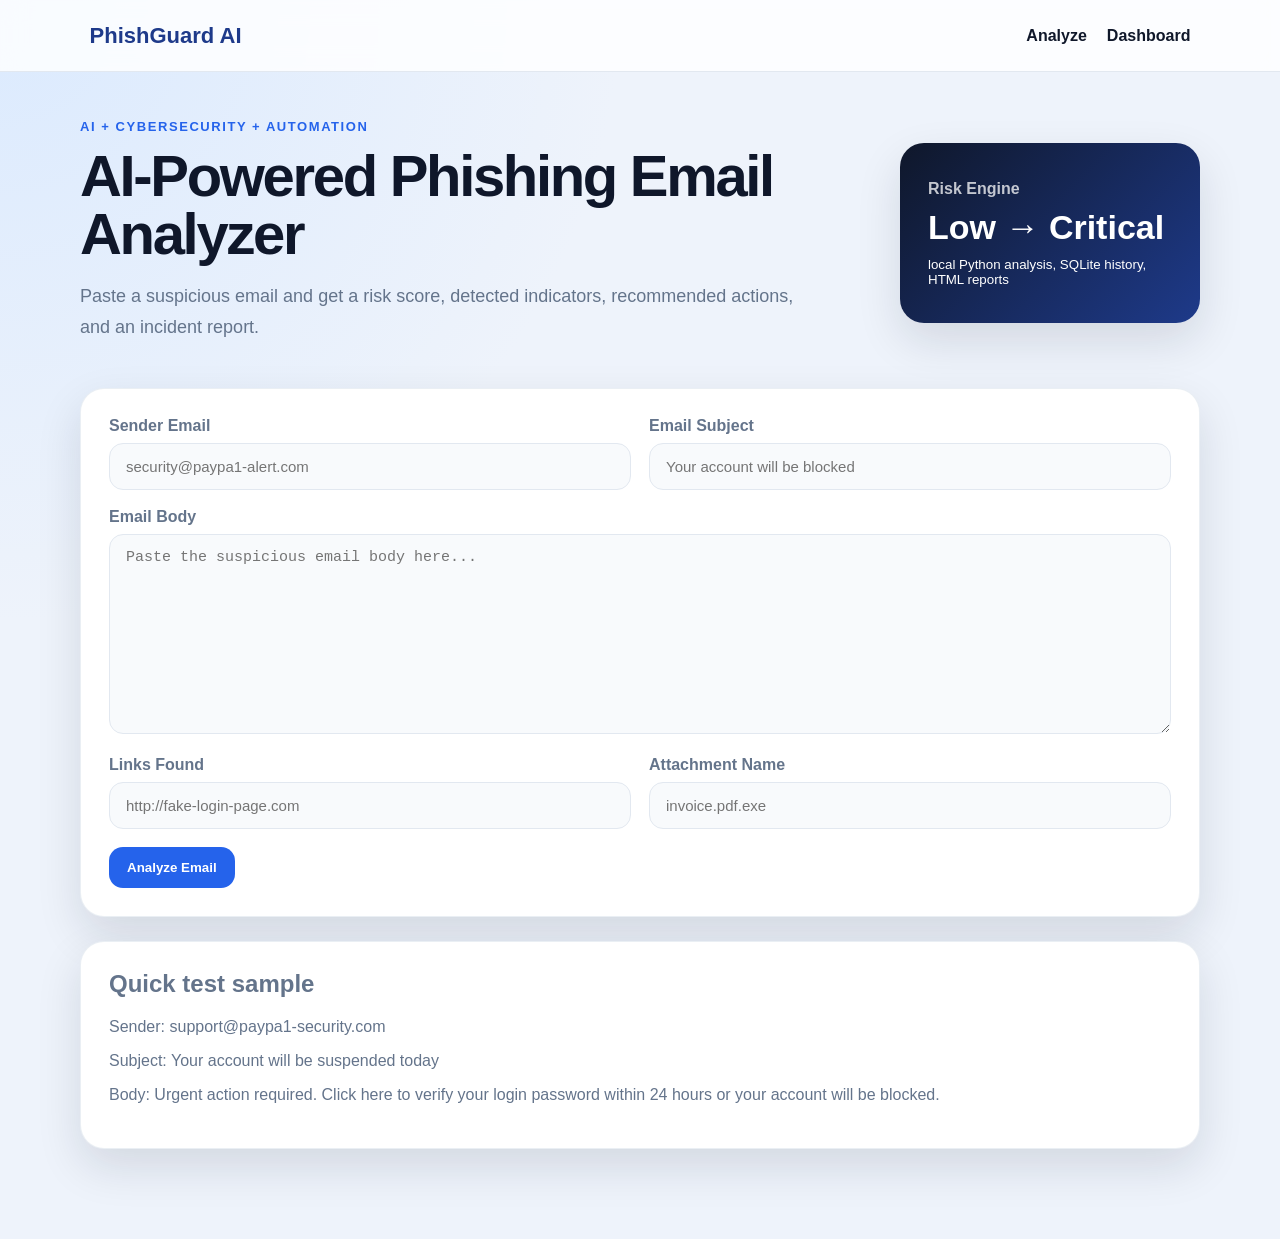
<file: templates/index.html>
<!DOCTYPE html>
<html lang="en">
<head>
    <meta charset="UTF-8">
    <meta name="viewport" content="width=device-width, initial-scale=1.0">
    <title>AI Phishing Email Analyzer</title>
    <link rel="stylesheet" href="/static/style.css">
</head>
<body>
<nav class="nav">
    <div class="brand">PhishGuard AI</div>
    <div><a href="/">Analyze</a><a href="/dashboard">Dashboard</a></div>
</nav>
<main class="container">
    <section class="hero">
        <div>
            <p class="eyebrow">AI + Cybersecurity + Automation</p>
            <h1>AI-Powered Phishing Email Analyzer</h1>
            <p class="subtitle">Paste a suspicious email and get a risk score, detected indicators, recommended actions, and an incident report.</p>
        </div>
        <div class="hero-card">
            <span>Risk Engine</span>
            <strong>Low → Critical</strong>
            <small>local Python analysis, SQLite history, HTML reports</small>
        </div>
    </section>

    <section class="panel">
        <form action="/analyze" method="POST" class="form">
            <div class="two-grid">
                <label>Sender Email
                    <input name="sender_email" placeholder="security@paypa1-alert.com">
                </label>
                <label>Email Subject
                    <input name="subject" placeholder="Your account will be blocked">
                </label>
            </div>
            <label>Email Body
                <textarea name="email_body" rows="10" placeholder="Paste the suspicious email body here..." required></textarea>
            </label>
            <div class="two-grid">
                <label>Links Found
                    <input name="links" placeholder="http://fake-login-page.com">
                </label>
                <label>Attachment Name
                    <input name="attachment_name" placeholder="invoice.pdf.exe">
                </label>
            </div>
            <button type="submit" class="primary-btn">Analyze Email</button>
        </form>
    </section>

    <section class="sample-box">
        <h2>Quick test sample</h2>
        <p>Sender: support@paypa1-security.com</p>
        <p>Subject: Your account will be suspended today</p>
        <p>Body: Urgent action required. Click here to verify your login password within 24 hours or your account will be blocked.</p>
    </section>
</main>
<script src="/static/script.js"></script>
</body>
</html>
</file>
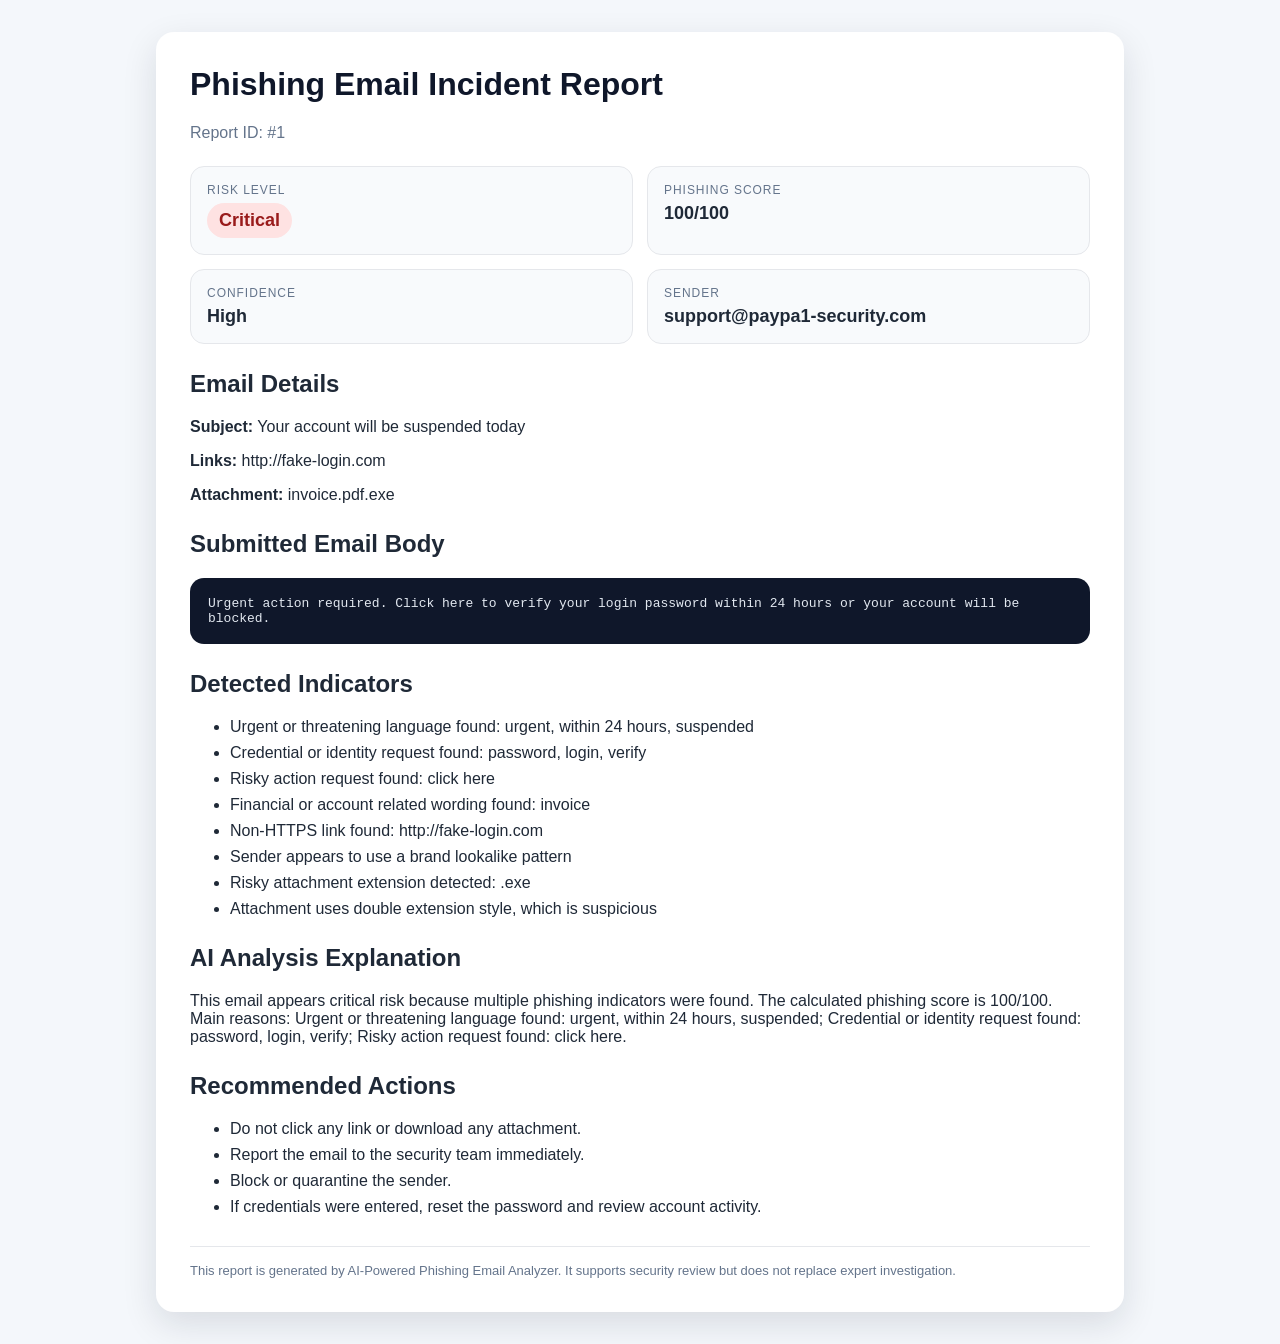
<file: reports/incident_report_1.html>
<!DOCTYPE html>
<html lang="en">
<head>
<meta charset="UTF-8">
<title>Incident Report #1</title>
<style>
body { font-family: Arial, sans-serif; background: #f4f7fb; color: #1f2937; margin: 0; padding: 32px; }
.report { max-width: 900px; margin: auto; background: white; padding: 34px; border-radius: 18px; box-shadow: 0 12px 35px rgba(15,23,42,.12); }
h1 { margin-top: 0; color: #0f172a; }
.meta { color: #64748b; margin-bottom: 24px; }
.grid { display: grid; grid-template-columns: 1fr 1fr; gap: 14px; margin: 20px 0; }
.card { border: 1px solid #e5e7eb; border-radius: 14px; padding: 16px; background: #f8fafc; }
.label { font-size: 12px; text-transform: uppercase; letter-spacing: .08em; color: #64748b; }
.value { font-size: 18px; font-weight: 700; margin-top: 6px; }
.badge { display: inline-block; padding: 7px 12px; border-radius: 999px; font-weight: 700; }
.Low { background: #dcfce7; color: #166534; }
.Medium { background: #fef9c3; color: #854d0e; }
.High { background: #ffedd5; color: #9a3412; }
.Critical { background: #fee2e2; color: #991b1b; }
pre { white-space: pre-wrap; background: #0f172a; color: #e2e8f0; padding: 18px; border-radius: 14px; }
section { margin-top: 26px; }
li { margin: 8px 0; }
.footer { margin-top: 30px; font-size: 13px; color: #64748b; border-top: 1px solid #e5e7eb; padding-top: 16px; }
@media print { body { background:white; padding:0; } .report { box-shadow:none; border-radius:0; } }
</style>
</head>
<body>
<div class="report">
<h1>Phishing Email Incident Report</h1>
<p class="meta">Report ID: #1</p>
<div class="grid">
<div class="card"><div class="label">Risk Level</div><div class="value"><span class="badge Critical">Critical</span></div></div>
<div class="card"><div class="label">Phishing Score</div><div class="value">100/100</div></div>
<div class="card"><div class="label">Confidence</div><div class="value">High</div></div>
<div class="card"><div class="label">Sender</div><div class="value">support@paypa1-security.com</div></div>
</div>
<section><h2>Email Details</h2><p><strong>Subject:</strong> Your account will be suspended today</p><p><strong>Links:</strong> http://fake-login.com</p><p><strong>Attachment:</strong> invoice.pdf.exe</p></section>
<section><h2>Submitted Email Body</h2><pre>Urgent action required. Click here to verify your login password within 24 hours or your account will be blocked.</pre></section>
<section><h2>Detected Indicators</h2><ul><li>Urgent or threatening language found: urgent, within 24 hours, suspended</li>
<li>Credential or identity request found: password, login, verify</li>
<li>Risky action request found: click here</li>
<li>Financial or account related wording found: invoice</li>
<li>Non-HTTPS link found: http://fake-login.com</li>
<li>Sender appears to use a brand lookalike pattern</li>
<li>Risky attachment extension detected: .exe</li>
<li>Attachment uses double extension style, which is suspicious</li></ul></section>
<section><h2>AI Analysis Explanation</h2><p>This email appears critical risk because multiple phishing indicators were found. The calculated phishing score is 100/100. Main reasons: Urgent or threatening language found: urgent, within 24 hours, suspended; Credential or identity request found: password, login, verify; Risky action request found: click here.</p></section>
<section><h2>Recommended Actions</h2><ul><li>Do not click any link or download any attachment.</li>
<li>Report the email to the security team immediately.</li>
<li>Block or quarantine the sender.</li>
<li>If credentials were entered, reset the password and review account activity.</li></ul></section>
<div class="footer">This report is generated by AI-Powered Phishing Email Analyzer. It supports security review but does not replace expert investigation.</div>
</div>
</body>
</html>
</file>
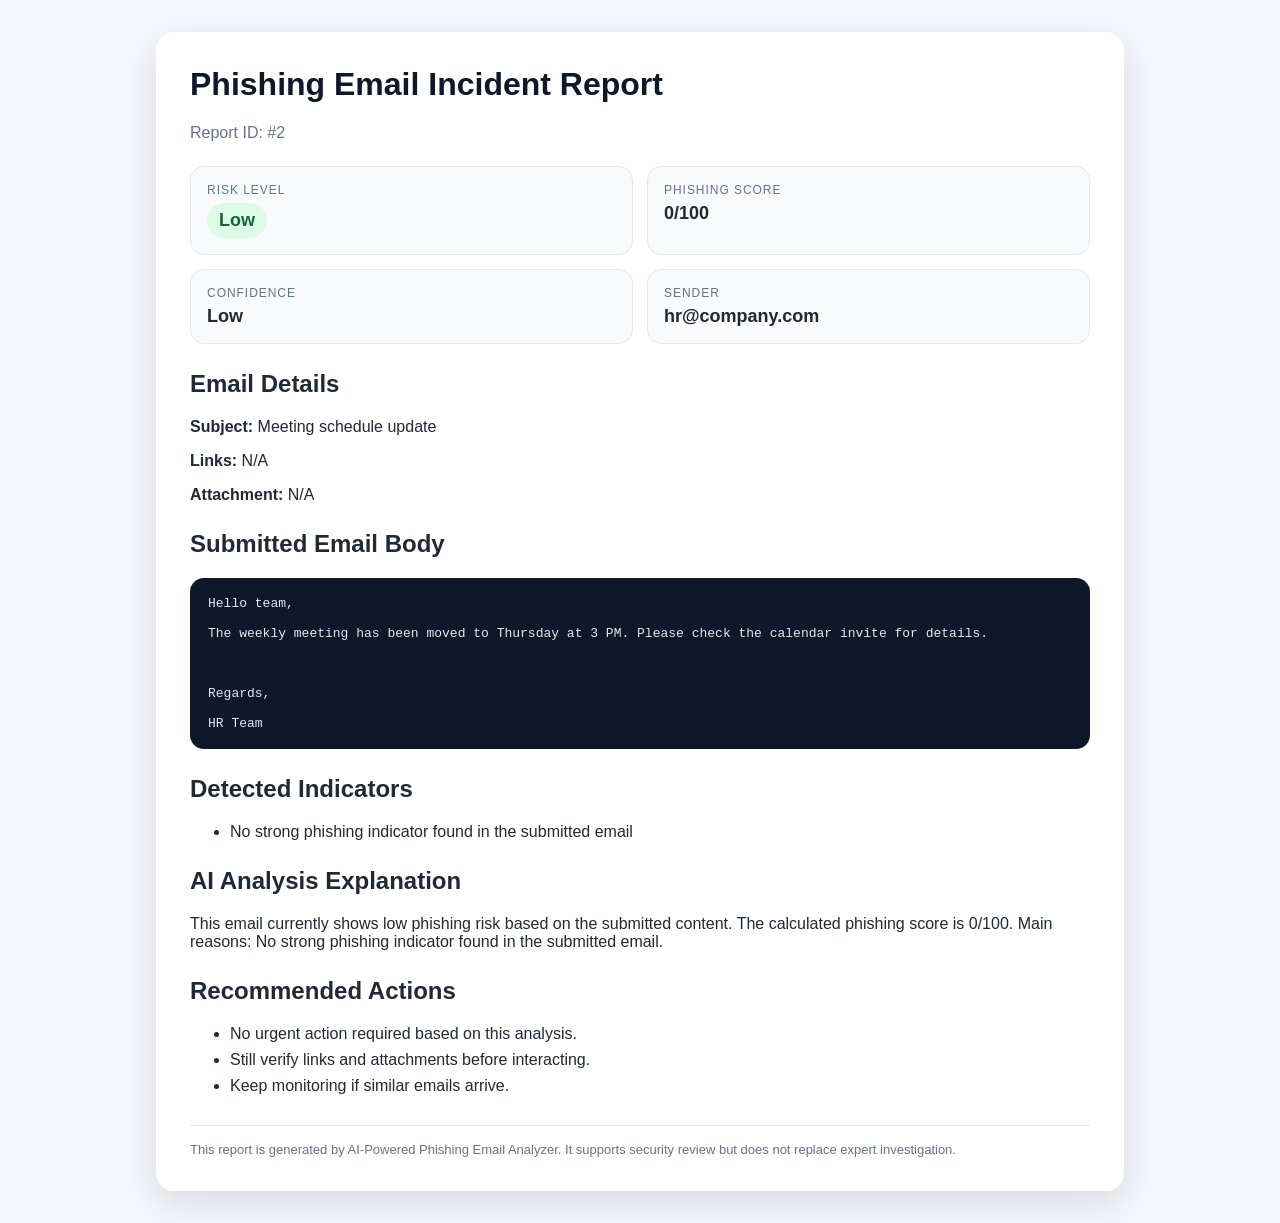
<file: reports/incident_report_2.html>
<!DOCTYPE html>
<html lang="en">
<head>
<meta charset="UTF-8">
<title>Incident Report #2</title>
<style>
body { font-family: Arial, sans-serif; background: #f4f7fb; color: #1f2937; margin: 0; padding: 32px; }
.report { max-width: 900px; margin: auto; background: white; padding: 34px; border-radius: 18px; box-shadow: 0 12px 35px rgba(15,23,42,.12); }
h1 { margin-top: 0; color: #0f172a; }
.meta { color: #64748b; margin-bottom: 24px; }
.grid { display: grid; grid-template-columns: 1fr 1fr; gap: 14px; margin: 20px 0; }
.card { border: 1px solid #e5e7eb; border-radius: 14px; padding: 16px; background: #f8fafc; }
.label { font-size: 12px; text-transform: uppercase; letter-spacing: .08em; color: #64748b; }
.value { font-size: 18px; font-weight: 700; margin-top: 6px; }
.badge { display: inline-block; padding: 7px 12px; border-radius: 999px; font-weight: 700; }
.Low { background: #dcfce7; color: #166534; }
.Medium { background: #fef9c3; color: #854d0e; }
.High { background: #ffedd5; color: #9a3412; }
.Critical { background: #fee2e2; color: #991b1b; }
pre { white-space: pre-wrap; background: #0f172a; color: #e2e8f0; padding: 18px; border-radius: 14px; }
section { margin-top: 26px; }
li { margin: 8px 0; }
.footer { margin-top: 30px; font-size: 13px; color: #64748b; border-top: 1px solid #e5e7eb; padding-top: 16px; }
@media print { body { background:white; padding:0; } .report { box-shadow:none; border-radius:0; } }
</style>
</head>
<body>
<div class="report">
<h1>Phishing Email Incident Report</h1>
<p class="meta">Report ID: #2</p>
<div class="grid">
<div class="card"><div class="label">Risk Level</div><div class="value"><span class="badge Low">Low</span></div></div>
<div class="card"><div class="label">Phishing Score</div><div class="value">0/100</div></div>
<div class="card"><div class="label">Confidence</div><div class="value">Low</div></div>
<div class="card"><div class="label">Sender</div><div class="value">hr@company.com</div></div>
</div>
<section><h2>Email Details</h2><p><strong>Subject:</strong> Meeting schedule update</p><p><strong>Links:</strong> N/A</p><p><strong>Attachment:</strong> N/A</p></section>
<section><h2>Submitted Email Body</h2><pre>Hello team,
The weekly meeting has been moved to Thursday at 3 PM. Please check the calendar invite for details.

Regards,
HR Team</pre></section>
<section><h2>Detected Indicators</h2><ul><li>No strong phishing indicator found in the submitted email</li></ul></section>
<section><h2>AI Analysis Explanation</h2><p>This email currently shows low phishing risk based on the submitted content. The calculated phishing score is 0/100. Main reasons: No strong phishing indicator found in the submitted email.</p></section>
<section><h2>Recommended Actions</h2><ul><li>No urgent action required based on this analysis.</li>
<li>Still verify links and attachments before interacting.</li>
<li>Keep monitoring if similar emails arrive.</li></ul></section>
<div class="footer">This report is generated by AI-Powered Phishing Email Analyzer. It supports security review but does not replace expert investigation.</div>
</div>
</body>
</html>
</file>
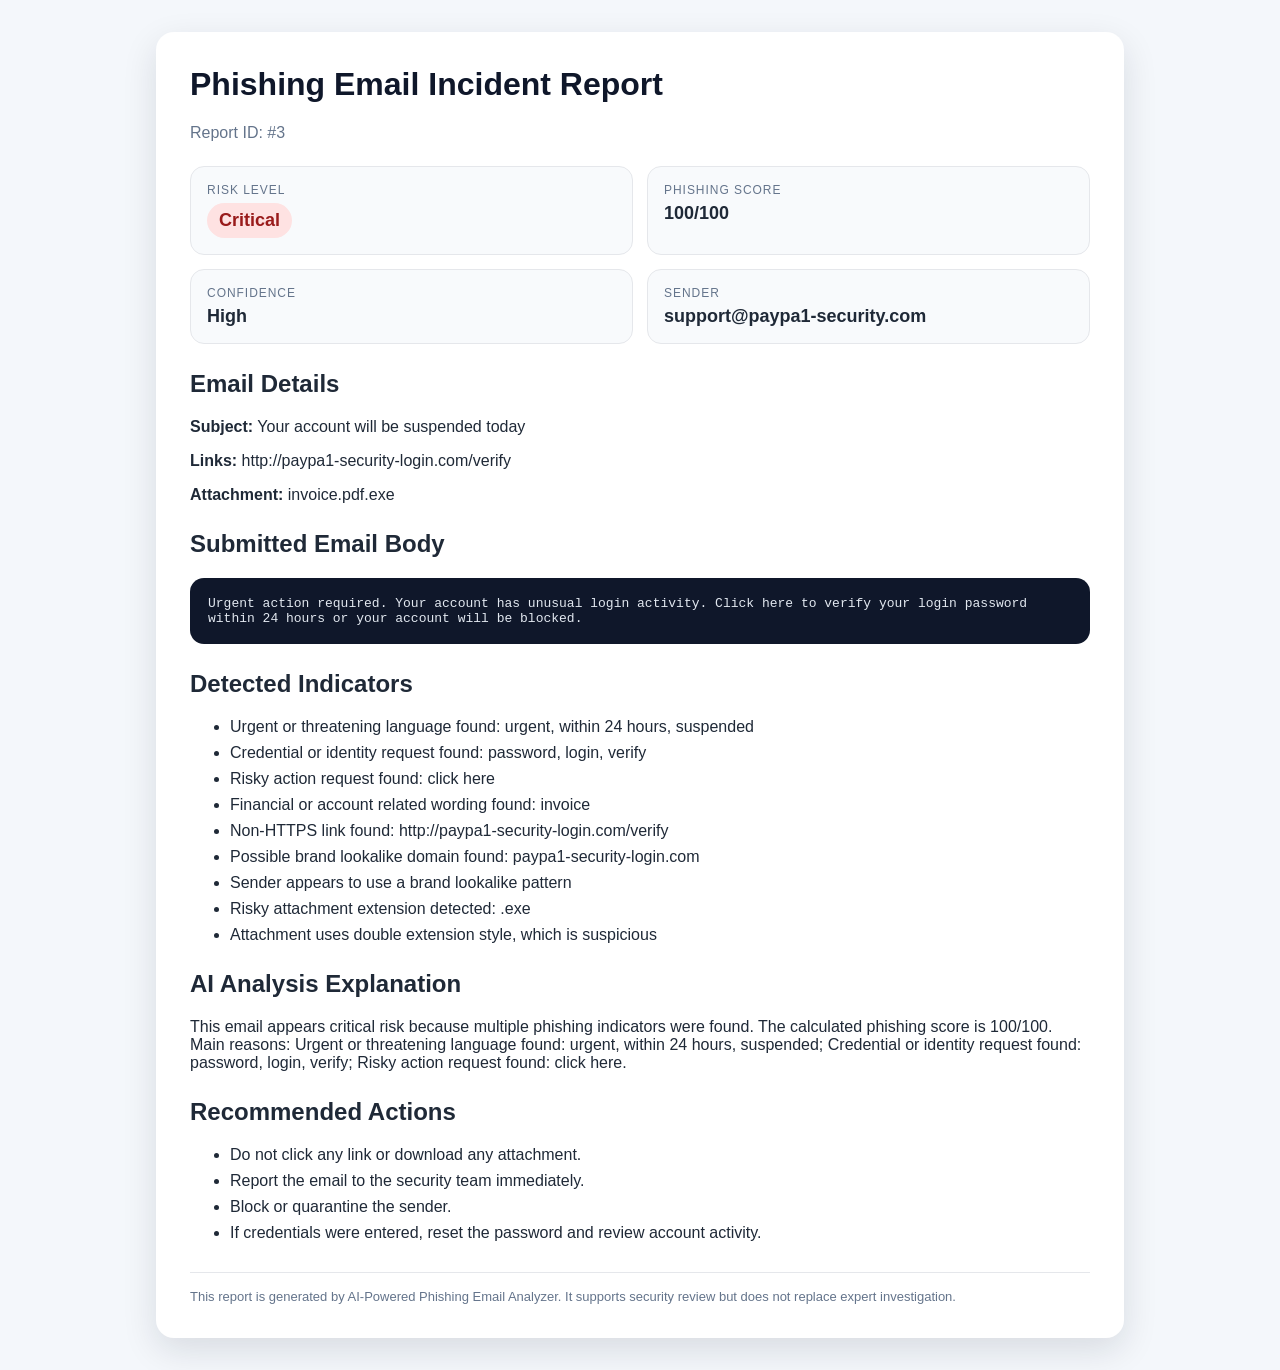
<file: reports/incident_report_3.html>
<!DOCTYPE html>
<html lang="en">
<head>
<meta charset="UTF-8">
<title>Incident Report #3</title>
<style>
body { font-family: Arial, sans-serif; background: #f4f7fb; color: #1f2937; margin: 0; padding: 32px; }
.report { max-width: 900px; margin: auto; background: white; padding: 34px; border-radius: 18px; box-shadow: 0 12px 35px rgba(15,23,42,.12); }
h1 { margin-top: 0; color: #0f172a; }
.meta { color: #64748b; margin-bottom: 24px; }
.grid { display: grid; grid-template-columns: 1fr 1fr; gap: 14px; margin: 20px 0; }
.card { border: 1px solid #e5e7eb; border-radius: 14px; padding: 16px; background: #f8fafc; }
.label { font-size: 12px; text-transform: uppercase; letter-spacing: .08em; color: #64748b; }
.value { font-size: 18px; font-weight: 700; margin-top: 6px; }
.badge { display: inline-block; padding: 7px 12px; border-radius: 999px; font-weight: 700; }
.Low { background: #dcfce7; color: #166534; }
.Medium { background: #fef9c3; color: #854d0e; }
.High { background: #ffedd5; color: #9a3412; }
.Critical { background: #fee2e2; color: #991b1b; }
pre { white-space: pre-wrap; background: #0f172a; color: #e2e8f0; padding: 18px; border-radius: 14px; }
section { margin-top: 26px; }
li { margin: 8px 0; }
.footer { margin-top: 30px; font-size: 13px; color: #64748b; border-top: 1px solid #e5e7eb; padding-top: 16px; }
@media print { body { background:white; padding:0; } .report { box-shadow:none; border-radius:0; } }
</style>
</head>
<body>
<div class="report">
<h1>Phishing Email Incident Report</h1>
<p class="meta">Report ID: #3</p>
<div class="grid">
<div class="card"><div class="label">Risk Level</div><div class="value"><span class="badge Critical">Critical</span></div></div>
<div class="card"><div class="label">Phishing Score</div><div class="value">100/100</div></div>
<div class="card"><div class="label">Confidence</div><div class="value">High</div></div>
<div class="card"><div class="label">Sender</div><div class="value">support@paypa1-security.com</div></div>
</div>
<section><h2>Email Details</h2><p><strong>Subject:</strong> Your account will be suspended today</p><p><strong>Links:</strong> http://paypa1-security-login.com/verify</p><p><strong>Attachment:</strong> invoice.pdf.exe</p></section>
<section><h2>Submitted Email Body</h2><pre>Urgent action required. Your account has unusual login activity. Click here to verify your login password within 24 hours or your account will be blocked.</pre></section>
<section><h2>Detected Indicators</h2><ul><li>Urgent or threatening language found: urgent, within 24 hours, suspended</li>
<li>Credential or identity request found: password, login, verify</li>
<li>Risky action request found: click here</li>
<li>Financial or account related wording found: invoice</li>
<li>Non-HTTPS link found: http://paypa1-security-login.com/verify</li>
<li>Possible brand lookalike domain found: paypa1-security-login.com</li>
<li>Sender appears to use a brand lookalike pattern</li>
<li>Risky attachment extension detected: .exe</li>
<li>Attachment uses double extension style, which is suspicious</li></ul></section>
<section><h2>AI Analysis Explanation</h2><p>This email appears critical risk because multiple phishing indicators were found. The calculated phishing score is 100/100. Main reasons: Urgent or threatening language found: urgent, within 24 hours, suspended; Credential or identity request found: password, login, verify; Risky action request found: click here.</p></section>
<section><h2>Recommended Actions</h2><ul><li>Do not click any link or download any attachment.</li>
<li>Report the email to the security team immediately.</li>
<li>Block or quarantine the sender.</li>
<li>If credentials were entered, reset the password and review account activity.</li></ul></section>
<div class="footer">This report is generated by AI-Powered Phishing Email Analyzer. It supports security review but does not replace expert investigation.</div>
</div>
</body>
</html>
</file>
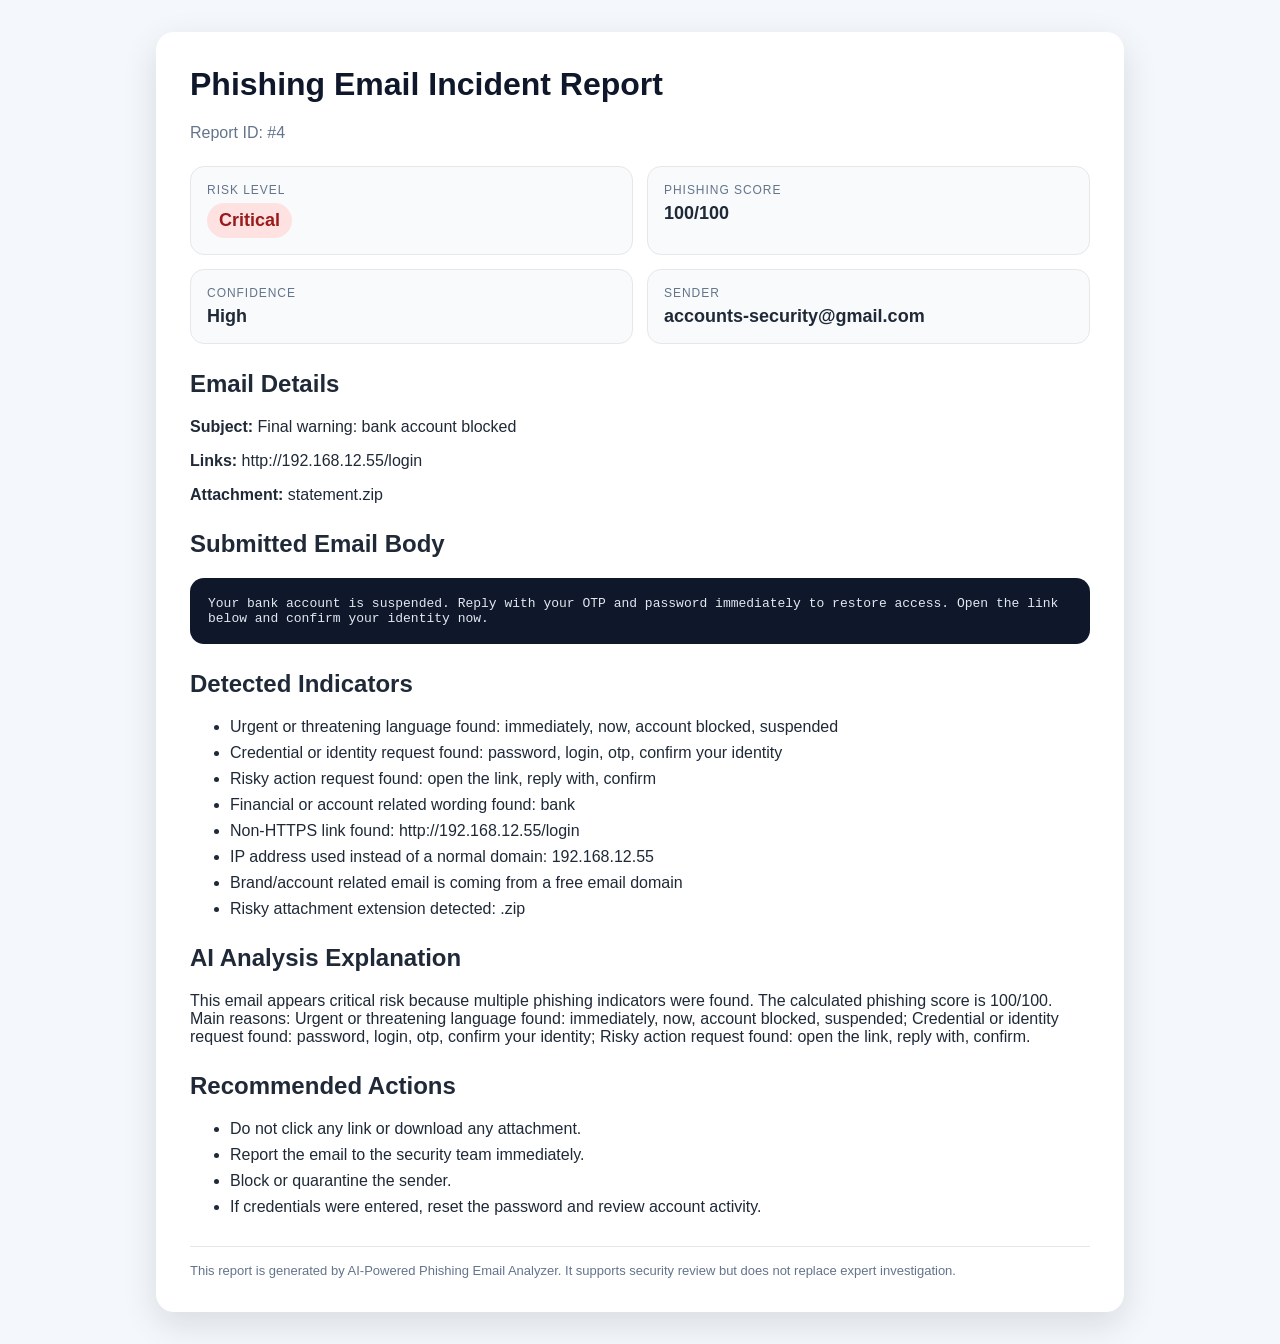
<file: reports/incident_report_4.html>
<!DOCTYPE html>
<html lang="en">
<head>
<meta charset="UTF-8">
<title>Incident Report #4</title>
<style>
body { font-family: Arial, sans-serif; background: #f4f7fb; color: #1f2937; margin: 0; padding: 32px; }
.report { max-width: 900px; margin: auto; background: white; padding: 34px; border-radius: 18px; box-shadow: 0 12px 35px rgba(15,23,42,.12); }
h1 { margin-top: 0; color: #0f172a; }
.meta { color: #64748b; margin-bottom: 24px; }
.grid { display: grid; grid-template-columns: 1fr 1fr; gap: 14px; margin: 20px 0; }
.card { border: 1px solid #e5e7eb; border-radius: 14px; padding: 16px; background: #f8fafc; }
.label { font-size: 12px; text-transform: uppercase; letter-spacing: .08em; color: #64748b; }
.value { font-size: 18px; font-weight: 700; margin-top: 6px; }
.badge { display: inline-block; padding: 7px 12px; border-radius: 999px; font-weight: 700; }
.Low { background: #dcfce7; color: #166534; }
.Medium { background: #fef9c3; color: #854d0e; }
.High { background: #ffedd5; color: #9a3412; }
.Critical { background: #fee2e2; color: #991b1b; }
pre { white-space: pre-wrap; background: #0f172a; color: #e2e8f0; padding: 18px; border-radius: 14px; }
section { margin-top: 26px; }
li { margin: 8px 0; }
.footer { margin-top: 30px; font-size: 13px; color: #64748b; border-top: 1px solid #e5e7eb; padding-top: 16px; }
@media print { body { background:white; padding:0; } .report { box-shadow:none; border-radius:0; } }
</style>
</head>
<body>
<div class="report">
<h1>Phishing Email Incident Report</h1>
<p class="meta">Report ID: #4</p>
<div class="grid">
<div class="card"><div class="label">Risk Level</div><div class="value"><span class="badge Critical">Critical</span></div></div>
<div class="card"><div class="label">Phishing Score</div><div class="value">100/100</div></div>
<div class="card"><div class="label">Confidence</div><div class="value">High</div></div>
<div class="card"><div class="label">Sender</div><div class="value">accounts-security@gmail.com</div></div>
</div>
<section><h2>Email Details</h2><p><strong>Subject:</strong> Final warning: bank account blocked</p><p><strong>Links:</strong> http://192.168.12.55/login</p><p><strong>Attachment:</strong> statement.zip</p></section>
<section><h2>Submitted Email Body</h2><pre>Your bank account is suspended. Reply with your OTP and password immediately to restore access. Open the link below and confirm your identity now.</pre></section>
<section><h2>Detected Indicators</h2><ul><li>Urgent or threatening language found: immediately, now, account blocked, suspended</li>
<li>Credential or identity request found: password, login, otp, confirm your identity</li>
<li>Risky action request found: open the link, reply with, confirm</li>
<li>Financial or account related wording found: bank</li>
<li>Non-HTTPS link found: http://192.168.12.55/login</li>
<li>IP address used instead of a normal domain: 192.168.12.55</li>
<li>Brand/account related email is coming from a free email domain</li>
<li>Risky attachment extension detected: .zip</li></ul></section>
<section><h2>AI Analysis Explanation</h2><p>This email appears critical risk because multiple phishing indicators were found. The calculated phishing score is 100/100. Main reasons: Urgent or threatening language found: immediately, now, account blocked, suspended; Credential or identity request found: password, login, otp, confirm your identity; Risky action request found: open the link, reply with, confirm.</p></section>
<section><h2>Recommended Actions</h2><ul><li>Do not click any link or download any attachment.</li>
<li>Report the email to the security team immediately.</li>
<li>Block or quarantine the sender.</li>
<li>If credentials were entered, reset the password and review account activity.</li></ul></section>
<div class="footer">This report is generated by AI-Powered Phishing Email Analyzer. It supports security review but does not replace expert investigation.</div>
</div>
</body>
</html>
</file>
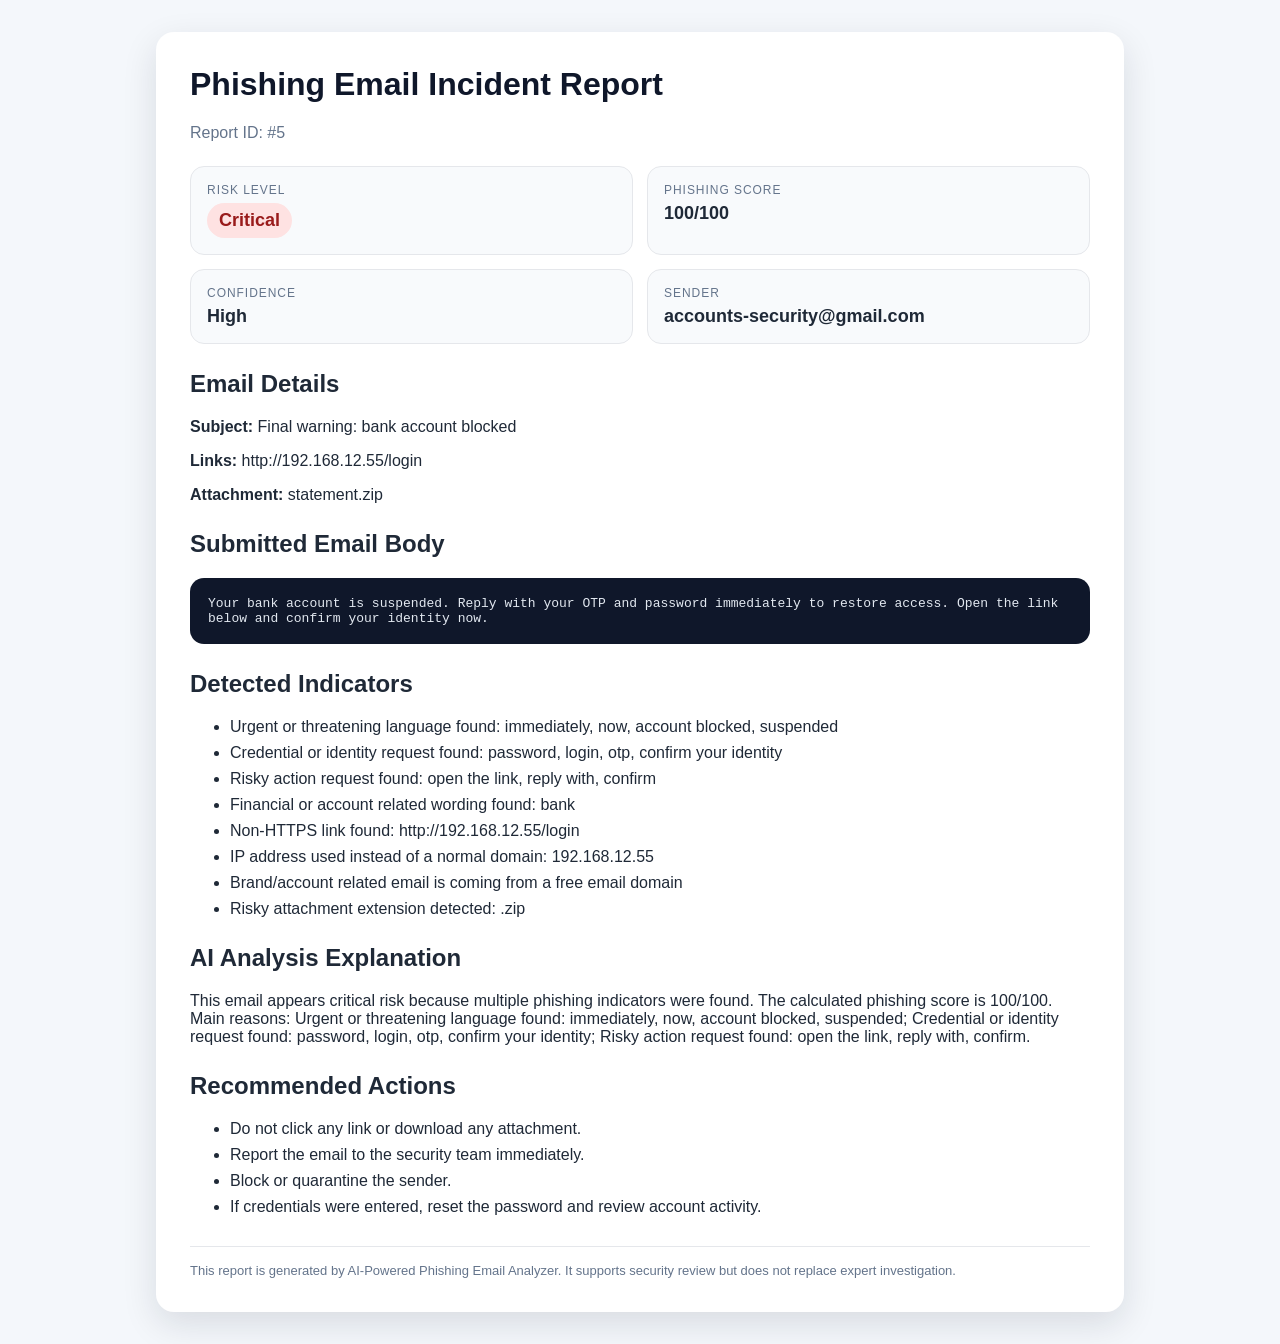
<file: reports/incident_report_5.html>
<!DOCTYPE html>
<html lang="en">
<head>
<meta charset="UTF-8">
<title>Incident Report #5</title>
<style>
body { font-family: Arial, sans-serif; background: #f4f7fb; color: #1f2937; margin: 0; padding: 32px; }
.report { max-width: 900px; margin: auto; background: white; padding: 34px; border-radius: 18px; box-shadow: 0 12px 35px rgba(15,23,42,.12); }
h1 { margin-top: 0; color: #0f172a; }
.meta { color: #64748b; margin-bottom: 24px; }
.grid { display: grid; grid-template-columns: 1fr 1fr; gap: 14px; margin: 20px 0; }
.card { border: 1px solid #e5e7eb; border-radius: 14px; padding: 16px; background: #f8fafc; }
.label { font-size: 12px; text-transform: uppercase; letter-spacing: .08em; color: #64748b; }
.value { font-size: 18px; font-weight: 700; margin-top: 6px; }
.badge { display: inline-block; padding: 7px 12px; border-radius: 999px; font-weight: 700; }
.Low { background: #dcfce7; color: #166534; }
.Medium { background: #fef9c3; color: #854d0e; }
.High { background: #ffedd5; color: #9a3412; }
.Critical { background: #fee2e2; color: #991b1b; }
pre { white-space: pre-wrap; background: #0f172a; color: #e2e8f0; padding: 18px; border-radius: 14px; }
section { margin-top: 26px; }
li { margin: 8px 0; }
.footer { margin-top: 30px; font-size: 13px; color: #64748b; border-top: 1px solid #e5e7eb; padding-top: 16px; }
@media print { body { background:white; padding:0; } .report { box-shadow:none; border-radius:0; } }
</style>
</head>
<body>
<div class="report">
<h1>Phishing Email Incident Report</h1>
<p class="meta">Report ID: #5</p>
<div class="grid">
<div class="card"><div class="label">Risk Level</div><div class="value"><span class="badge Critical">Critical</span></div></div>
<div class="card"><div class="label">Phishing Score</div><div class="value">100/100</div></div>
<div class="card"><div class="label">Confidence</div><div class="value">High</div></div>
<div class="card"><div class="label">Sender</div><div class="value">accounts-security@gmail.com</div></div>
</div>
<section><h2>Email Details</h2><p><strong>Subject:</strong> Final warning: bank account blocked</p><p><strong>Links:</strong> http://192.168.12.55/login</p><p><strong>Attachment:</strong> statement.zip</p></section>
<section><h2>Submitted Email Body</h2><pre>Your bank account is suspended. Reply with your OTP and password immediately to restore access. Open the link below and confirm your identity now.</pre></section>
<section><h2>Detected Indicators</h2><ul><li>Urgent or threatening language found: immediately, now, account blocked, suspended</li>
<li>Credential or identity request found: password, login, otp, confirm your identity</li>
<li>Risky action request found: open the link, reply with, confirm</li>
<li>Financial or account related wording found: bank</li>
<li>Non-HTTPS link found: http://192.168.12.55/login</li>
<li>IP address used instead of a normal domain: 192.168.12.55</li>
<li>Brand/account related email is coming from a free email domain</li>
<li>Risky attachment extension detected: .zip</li></ul></section>
<section><h2>AI Analysis Explanation</h2><p>This email appears critical risk because multiple phishing indicators were found. The calculated phishing score is 100/100. Main reasons: Urgent or threatening language found: immediately, now, account blocked, suspended; Credential or identity request found: password, login, otp, confirm your identity; Risky action request found: open the link, reply with, confirm.</p></section>
<section><h2>Recommended Actions</h2><ul><li>Do not click any link or download any attachment.</li>
<li>Report the email to the security team immediately.</li>
<li>Block or quarantine the sender.</li>
<li>If credentials were entered, reset the password and review account activity.</li></ul></section>
<div class="footer">This report is generated by AI-Powered Phishing Email Analyzer. It supports security review but does not replace expert investigation.</div>
</div>
</body>
</html>
</file>
<file: static/style.css>
:root {
    --bg: #eef3fb;
    --card: #ffffff;
    --text: #0f172a;
    --muted: #64748b;
    --line: #e2e8f0;
    --blue: #2563eb;
    --blue-dark: #1e3a8a;
    --shadow: 0 18px 45px rgba(15, 23, 42, .12);
}

* { box-sizing: border-box; }
body {
    margin: 0;
    font-family: Inter, Segoe UI, Arial, sans-serif;
    background: radial-gradient(circle at top left, #dbeafe, transparent 35%), var(--bg);
    color: var(--text);
}
.nav {
    height: 72px;
    display: flex;
    align-items: center;
    justify-content: space-between;
    padding: 0 7vw;
    background: rgba(255,255,255,.82);
    border-bottom: 1px solid var(--line);
    backdrop-filter: blur(12px);
    position: sticky;
    top: 0;
    z-index: 10;
}
.brand { font-size: 22px; font-weight: 800; color: var(--blue-dark); }
.nav a { margin-left: 20px; text-decoration: none; color: var(--text); font-weight: 600; }
.container { width: min(1120px, 92vw); margin: 34px auto 80px; }
.hero, .result-header { display: grid; grid-template-columns: 1fr 300px; gap: 28px; align-items: center; margin-bottom: 28px; }
.eyebrow { color: var(--blue); font-weight: 800; text-transform: uppercase; letter-spacing: .12em; font-size: 13px; }
h1 { font-size: clamp(34px, 5vw, 58px); line-height: 1; margin: 10px 0; letter-spacing: -0.04em; }
h2 { margin-top: 0; font-size: 24px; }
.subtitle { color: var(--muted); font-size: 18px; line-height: 1.7; max-width: 740px; }
.hero-card, .score-card {
    background: linear-gradient(135deg, #0f172a, #1e3a8a);
    color: white;
    padding: 28px;
    border-radius: 24px;
    box-shadow: var(--shadow);
    min-height: 180px;
    display: flex;
    flex-direction: column;
    justify-content: center;
}
.hero-card.small { min-height: 120px; }
.hero-card span, .score-card small { opacity: .75; font-weight: 600; }
.hero-card strong, .score-card strong { font-size: 34px; margin: 10px 0; }
.panel, .sample-box {
    background: var(--card);
    padding: 28px;
    border-radius: 24px;
    box-shadow: var(--shadow);
    border: 1px solid rgba(226,232,240,.7);
    margin-bottom: 24px;
}
.form label { display: block; color: var(--muted); font-weight: 700; margin-bottom: 18px; }
input, textarea {
    width: 100%;
    border: 1px solid var(--line);
    border-radius: 14px;
    padding: 14px 16px;
    margin-top: 8px;
    font-size: 15px;
    outline: none;
    background: #f8fafc;
    color: var(--text);
}
input:focus, textarea:focus { border-color: var(--blue); background: white; box-shadow: 0 0 0 4px rgba(37,99,235,.1); }
.two-grid { display: grid; grid-template-columns: 1fr 1fr; gap: 18px; }
.primary-btn, .secondary-btn, .small-btn {
    display: inline-block;
    border: none;
    text-decoration: none;
    border-radius: 14px;
    padding: 13px 18px;
    font-weight: 800;
    cursor: pointer;
}
.primary-btn { background: var(--blue); color: white; }
.secondary-btn { background: #e2e8f0; color: var(--text); }
.small-btn { background: #eff6ff; color: var(--blue-dark); padding: 8px 12px; }
.actions { display: flex; gap: 12px; flex-wrap: wrap; margin-top: 18px; }
.top-actions { justify-content: flex-end; margin-bottom: 16px; }
.info-card { background: #f8fafc; border: 1px solid var(--line); border-radius: 18px; padding: 18px; overflow-wrap: anywhere; }
.info-card span { display: block; color: var(--muted); font-size: 13px; margin-bottom: 8px; text-transform: uppercase; letter-spacing: .08em; }
.clean-list { padding-left: 22px; }
.clean-list li { margin: 10px 0; line-height: 1.6; }
.badge { display: inline-block; padding: 8px 13px; border-radius: 999px; font-weight: 900; }
.badge-low { background: #dcfce7; color: #166534; }
.badge-medium { background: #fef9c3; color: #854d0e; }
.badge-high { background: #ffedd5; color: #9a3412; }
.badge-critical { background: #fee2e2; color: #991b1b; }
.table-wrap { overflow-x: auto; }
table { width: 100%; border-collapse: collapse; min-width: 850px; }
th, td { padding: 14px 12px; border-bottom: 1px solid var(--line); text-align: left; }
th { color: var(--muted); font-size: 13px; text-transform: uppercase; letter-spacing: .08em; }
.empty { text-align: center; color: var(--muted); padding: 35px; }
.sample-box { color: var(--muted); }
@media (max-width: 760px) {
    .hero, .result-header, .two-grid { grid-template-columns: 1fr; }
    .nav { padding: 0 20px; }
    .nav a { margin-left: 12px; }
}
</file>
